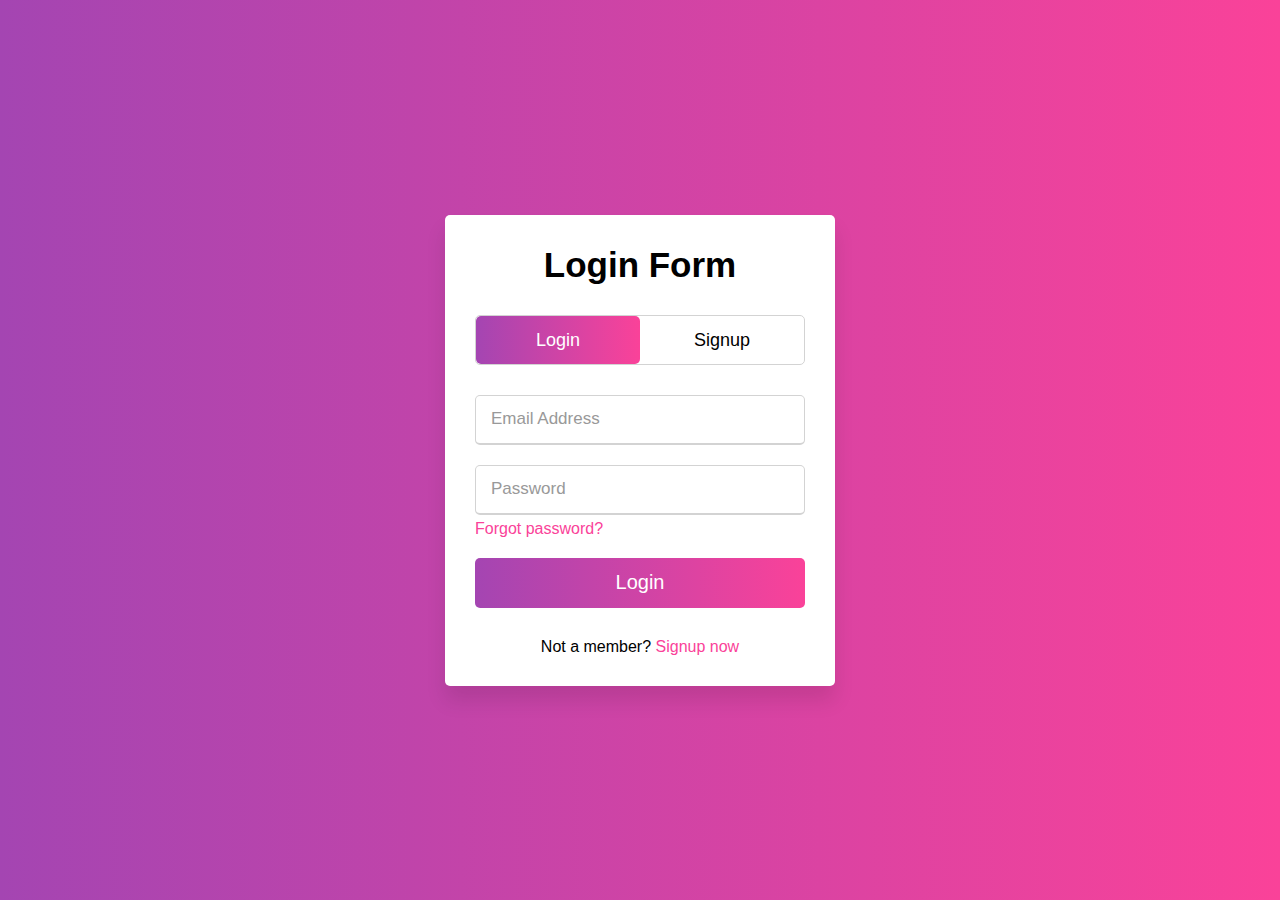
<file: mini/login.html>
<!DOCTYPE html>
<html lang="en" dir="ltr">
  <head>
    <meta charset="utf-8">
    <title>Login & Signup Form</title>
    <link rel="stylesheet" href="login.css">
    <meta name="viewport" content="width=device-width, initial-scale=1.0">
  </head>
  <body>
    <div class="wrapper">
      <div class="title-text">
        <div class="title login">Login Form</div>
        <div class="title signup">Signup Form</div>
      </div>
      <div class="form-container">
        <div class="slide-controls">
          <input type="radio" name="slide" id="login" checked>
          <input type="radio" name="slide" id="signup">
          <label for="login" class="slide login">Login</label>
          <label for="signup" class="slide signup">Signup</label>
          <div class="slider-tab"></div>
        </div>
        <div class="form-inner">
          <form action="backend.php" method="post" class="login">
            <div class="field">
              <input type="text" name="email" placeholder="Email Address" required>
            </div>
            <div class="field">
              <input type="password" name="password" placeholder="Password" required>
            </div>
            <div class="pass-link"><a href="#">Forgot password?</a></div>
            <div class="field btn">
              <div class="btn-layer"></div>
              <input type="submit" name="login" value="Login">
            </div>
            <div class="signup-link">Not a member? <a href="">Signup now</a></div>
          </form>
          <form action="backend.php" method="post" class="signup">
            <div class="field">
              <input type="text" name="name" placeholder="Name" required>
            </div>
            <div class="field">
              <input type="email" name="email" placeholder="Email" required>
            </div>
            <div class="field">
              <input type="password" name="password" placeholder="Password" required>
            </div>
            <div class="field btn">
              <div class="btn-layer"></div>
              <input type="submit" value="Signup" name="register" >
            </div>
            </div> 
          </form>
        </div>
      </div>
    </div>

    <script>
      const loginText = document.querySelector(".title-text .login");
      const loginForm = document.querySelector("form.login");
      const loginBtn = document.querySelector("label.login");
      const signupBtn = document.querySelector("label.signup");
      const signupLink = document.querySelector("form .signup-link a");
      signupBtn.onclick = (()=>{
        loginForm.style.marginLeft = "-50%";
        loginText.style.marginLeft = "-50%";
      });
      loginBtn.onclick = (()=>{
        loginForm.style.marginLeft = "0%";
        loginText.style.marginLeft = "0%";
      });
      signupLink.onclick = (()=>{
        signupBtn.click();
        return false;
      });
    </script>

  </body>
</html>
</file>
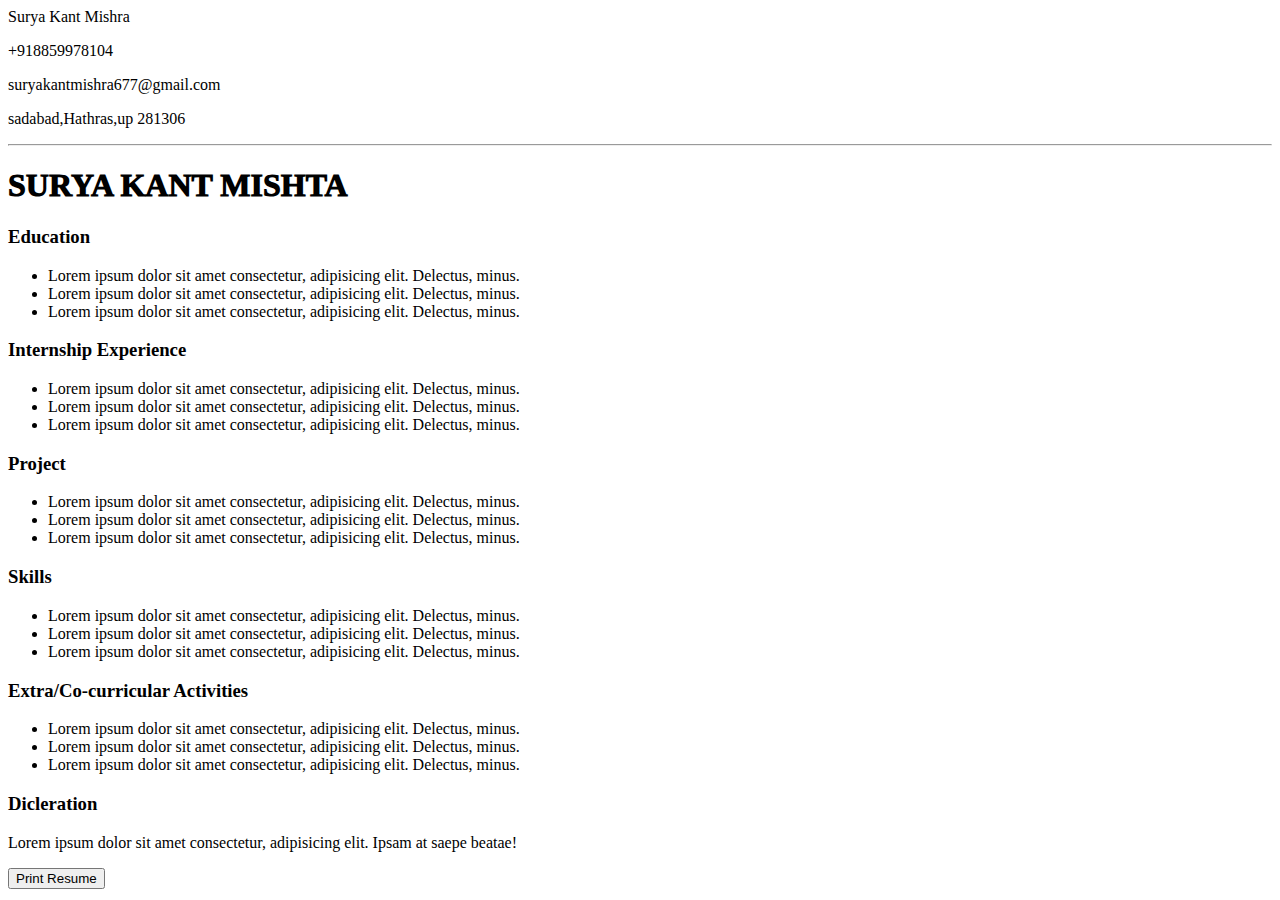
<file: mini/resume.html>
<body>
    <div class="conatiner" id="resume-form">

    </div>
    <div class="container" id="resume-template">
        <div class="row">
           <div class="col-md-4 text-center py-5 background">
             <!-- first col -->
                <!-- <img src="https://campussafetyconference.com/wp-content/uploads/2020/08/iStock-476085198.jpg"
                 alt=""
                 class="img-fluid myimg"
                 > -->
                    <div class="container">
                        <p>Surya Kant Mishra</p>
                        <p>+918859978104</p>
                        <p>suryakantmishra677@gmail.com</p>
                        <p>sadabad,Hathras,up 281306</p>
                        <hr>
                    </div>

                <div class="col-md-8 text-center">
                 <!-- second col -->
                 <h1 class="text-center" style="font-weight: 980"> SURYA KANT MISHTA</h1>
                 <!-- objective card -->
                 <div class="card">
                    <div class="card-heeader">
                        <h3>Education</h3>
                    </div>
                    <div class="card-body">

                        <ul>
                            <li>
                                Lorem ipsum dolor sit amet consectetur, adipisicing elit. Delectus, minus.
                            </li>
                            <li>
                                Lorem ipsum dolor sit amet consectetur, adipisicing elit. Delectus, minus.
                            </li>
                            <li>
                                Lorem ipsum dolor sit amet consectetur, adipisicing elit. Delectus, minus.
                            </li>
                        </ul>
                    </div>
                 </div>
                 <!-- internship experience -->
                 <div class="card">
                    <div class="card-heeader">
                        <h3>Internship Experience</h3>
                    </div>
                    <div class="card-body">
                    
                        <ul>
                            <li>
                                Lorem ipsum dolor sit amet consectetur, adipisicing elit. Delectus, minus.
                            </li>
                            <li>
                                Lorem ipsum dolor sit amet consectetur, adipisicing elit. Delectus, minus.
                            </li>
                            <li>
                                Lorem ipsum dolor sit amet consectetur, adipisicing elit. Delectus, minus.
                            </li>
                        </ul>
                        
                    </div>
                 </div>
                 <!-- project -->

                 <div class="card">
                    <div class="card-heeader">
                        <h3>Project</h3>
                    </div>
                    <div class="card-body">

                        <ul>
                            <li>
                                Lorem ipsum dolor sit amet consectetur, adipisicing elit. Delectus, minus.
                            </li>
                            <li>
                                Lorem ipsum dolor sit amet consectetur, adipisicing elit. Delectus, minus.
                            </li>
                            <li>
                                Lorem ipsum dolor sit amet consectetur, adipisicing elit. Delectus, minus.
                            </li>
                        </ul>
                    </div>
                 </div>
                 <!-- skills -->
                 <div class="card">
                    <div class="card-heeader">
                        <h3>Skills</h3>
                    </div>
                    <div class="card-body">

                        <ul>
                            <li>
                                Lorem ipsum dolor sit amet consectetur, adipisicing elit. Delectus, minus.
                            </li>
                            <li>
                                Lorem ipsum dolor sit amet consectetur, adipisicing elit. Delectus, minus.
                            </li>
                            <li>
                                Lorem ipsum dolor sit amet consectetur, adipisicing elit. Delectus, minus.
                            </li>
                        </ul>
                    </div>
                 </div>
                 <!-- extra activites -->
                 <div class="card">
                    <div class="card-heeader">
                        <h3>Extra/Co-curricular Activities</h3>
                    </div>
                    <div class="card-body">

                        <ul>
                            <li>
                                Lorem ipsum dolor sit amet consectetur, adipisicing elit. Delectus, minus.
                            </li>
                            <li>
                                Lorem ipsum dolor sit amet consectetur, adipisicing elit. Delectus, minus.
                            </li>
                            <li>
                                Lorem ipsum dolor sit amet consectetur, adipisicing elit. Delectus, minus.
                            </li>
                        </ul>
                    </div>
                 </div>
                 <!-- diclarition -->

                 <div class="card">
                    <div class="card-heeader">
                        <h3>Dicleration</h3>
                    </div>
                    <div class="card-body">

                        <p>Lorem ipsum dolor sit amet consectetur, adipisicing elit. Ipsam at saepe beatae!</p>
                    </div>
                 </div>
                </div>
                <div class="container mt-3 text-center">
                    <button class="btn background">
                       Print Resume
                    </button>
                </div>
            </div>
        </div>
    </div>
</body>
</file>
<file: mini/login.css>
*{
  margin: 0;
  padding: 0;
  box-sizing: border-box;
  font-family: 'Poppins', sans-serif;
}
html,body{
  display: grid;
  height: 100%;
  width: 100%;
  place-items: center;
  background: -webkit-linear-gradient(left, #a445b2, #fa4299);
}
::selection{
  background: #fa4299;
  color: #fff;
}
.wrapper{
  overflow: hidden;
  max-width: 390px;
  background: #fff;
  padding: 30px;
  border-radius: 5px;
  box-shadow: 0px 15px 20px rgba(0,0,0,0.1);
}
.wrapper .title-text{
  display: flex;
  width: 200%;
}
.wrapper .title{
  width: 50%;
  font-size: 35px;
  font-weight: 600;
  text-align: center;
  transition: all 0.6s cubic-bezier(0.68,-0.55,0.265,1.55);
}
.wrapper .slide-controls{
  position: relative;
  display: flex;
  height: 50px;
  width: 100%;
  overflow: hidden;
  margin: 30px 0 10px 0;
  justify-content: space-between;
  border: 1px solid lightgrey;
  border-radius: 5px;
}
.slide-controls .slide{
  height: 100%;
  width: 100%;
  color: #fff;
  font-size: 18px;
  font-weight: 500;
  text-align: center;
  line-height: 48px;
  cursor: pointer;
  z-index: 1;
  transition: all 0.6s ease;
}
 .slide-controls label.signup{
  color: #000;
}
  .slide-controls .slider-tab{
  position: absolute;
  height: 100%;
  width: 50%;
  left: 0;
  z-index: 0;
  border-radius: 5px;
  background: -webkit-linear-gradient(left, #a445b2, #fa4299);
  transition: all 0.6s cubic-bezier(0.68,-0.55,0.265,1.55);
} 
input[type="radio"]{
  display: none;
}
#signup:checked ~ .slider-tab{
  left: 50%;
}
#signup:checked ~ label.signup{
  color: #fff;
  cursor: default;
  user-select: none;
}
#signup:checked ~ label.login{
  color: #000;
}
#login:checked ~ label.signup{
  color: #000;
}
#login:checked ~ label.login{
  cursor: default;
  user-select: none;
}
.wrapper .form-container{
  width: 100%;
  overflow: hidden;
}
.form-container .form-inner{
  display: flex;
  width: 200%;
}
.form-container .form-inner form{
  width: 50%;
  transition: all 0.6s cubic-bezier(0.68,-0.55,0.265,1.55);
}
.form-inner form .field{
  height: 50px;
  width: 100%;
  margin-top: 20px;
}
.form-inner form .field input{
  height: 100%;
  width: 100%;
  outline: none;
  padding-left: 15px;
  border-radius: 5px;
  border: 1px solid lightgrey;
  border-bottom-width: 2px;
  font-size: 17px;
  transition: all 0.3s ease;
}
.form-inner form .field input:focus{
  border-color: #fc83bb;
  /* box-shadow: inset 0 0 3px #fb6aae; */
}
.form-inner form .field input::placeholder{
  color: #999;
  transition: all 0.3s ease;
}
form .field input:focus::placeholder{
  color: #b3b3b3;
}
.form-inner form .pass-link{
  margin-top: 5px;
}
.form-inner form .signup-link{
  text-align: center;
  margin-top: 30px;
}
.form-inner form .pass-link a,
.form-inner form .signup-link a{
  color: #fa4299;
  text-decoration: none;
}
.form-inner form .pass-link a:hover,
.form-inner form .signup-link a:hover{
  text-decoration: underline;
}
form .btn{
  height: 50px;
  width: 100%;
  border-radius: 5px;
  position: relative;
  overflow: hidden;
}
form .btn .btn-layer{
  height: 100%;
  width: 300%;
  position: absolute;
  left: -100%;
  background: -webkit-linear-gradient(right, #a445b2, #fa4299, #a445b2, #fa4299);
  border-radius: 5px;
  transition: all 0.4s ease;;
}
form .btn:hover .btn-layer{
  left: 0;
}
form .btn input[type="submit"]{
  height: 100%;
  width: 100%;
  z-index: 1;
  position: relative;
  background: none;
  border: none;
  color: #fff;
  padding-left: 0;
  border-radius: 5px;
  font-size: 20px;
  font-weight: 500;
  cursor: pointer;
}
</file>
